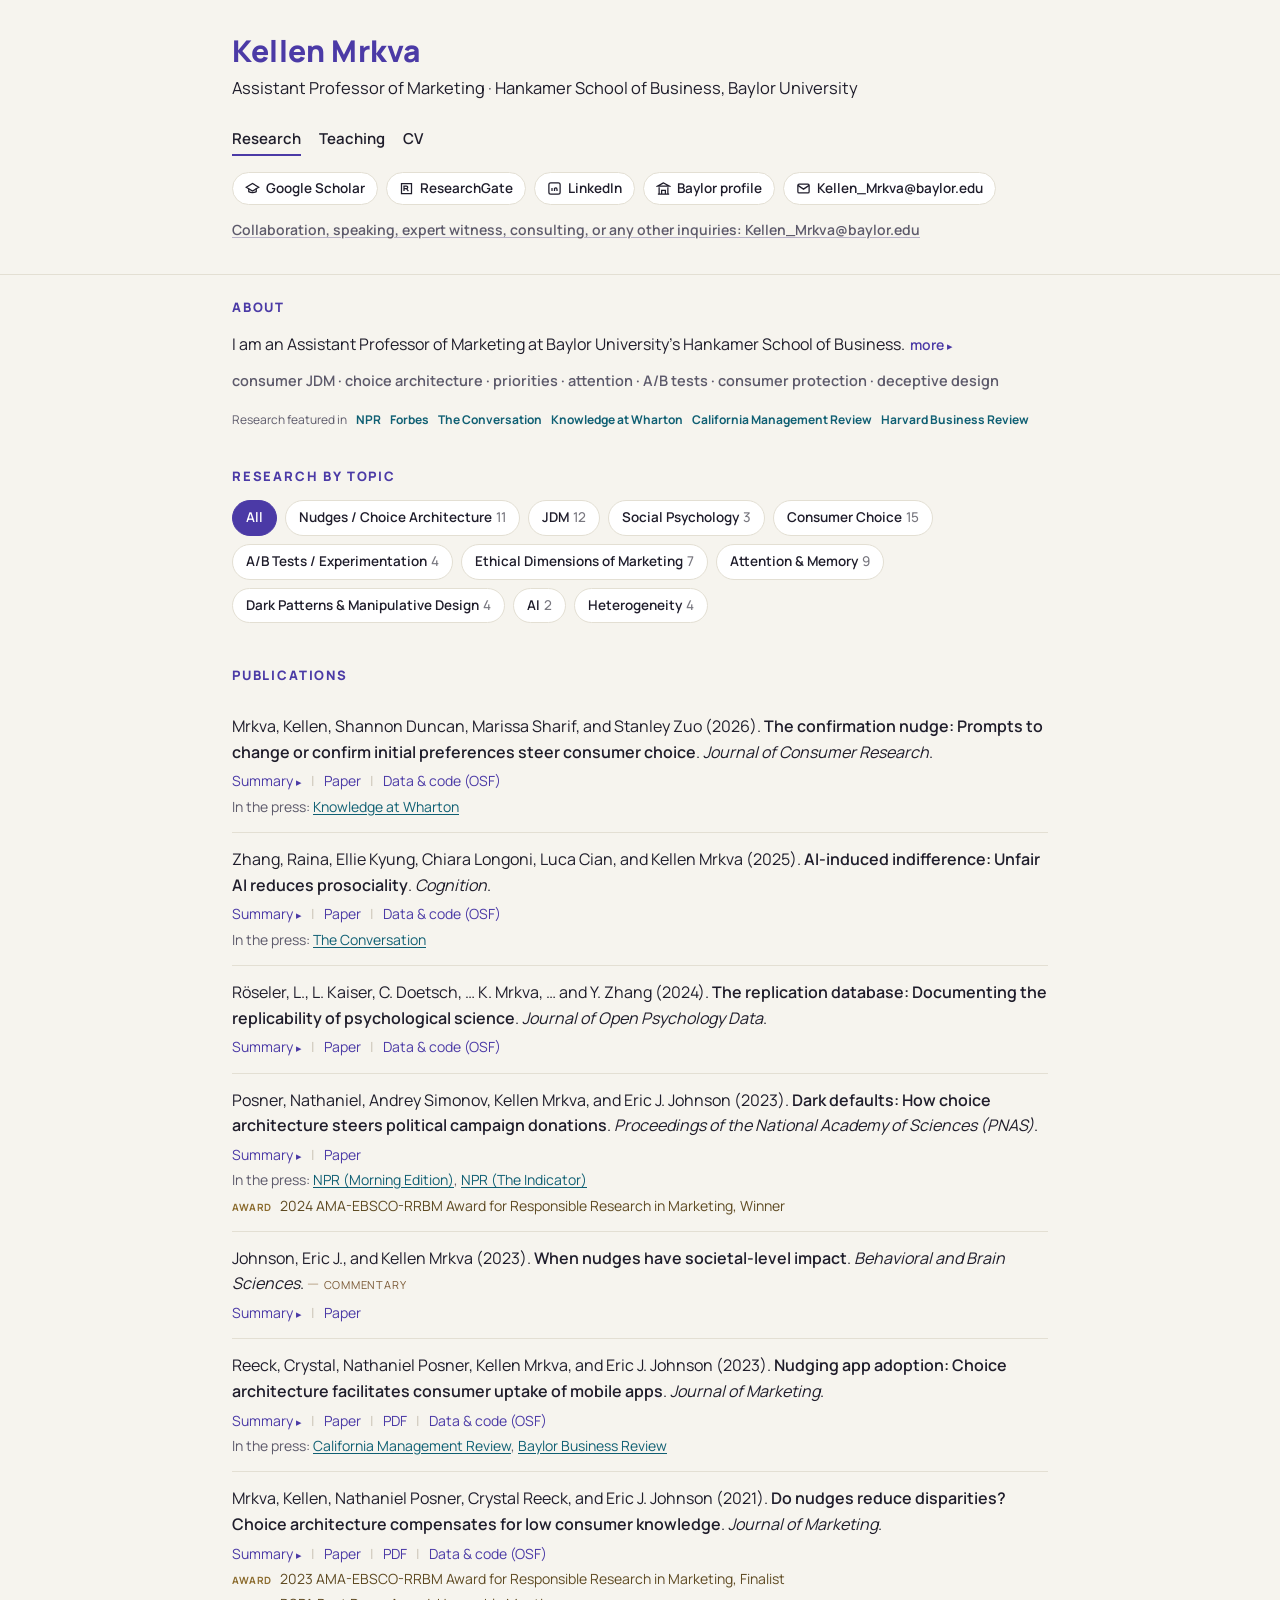
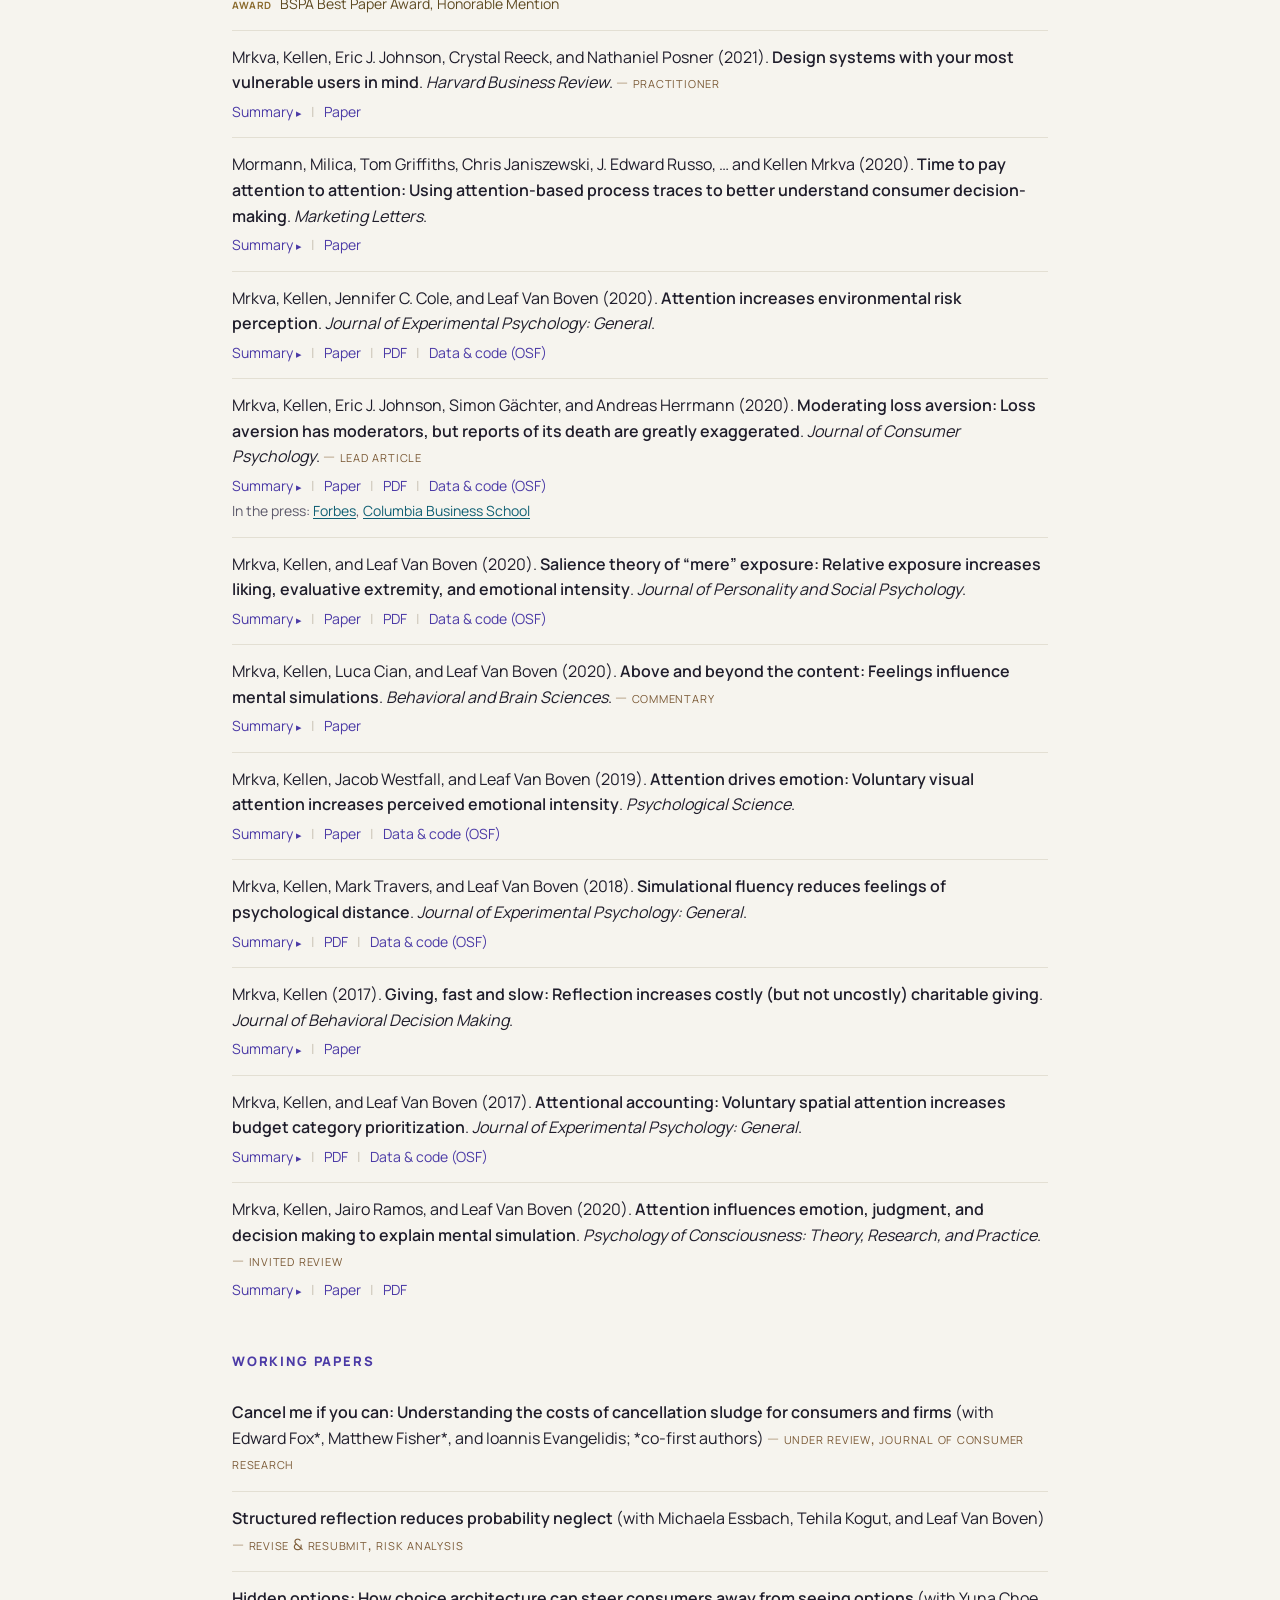
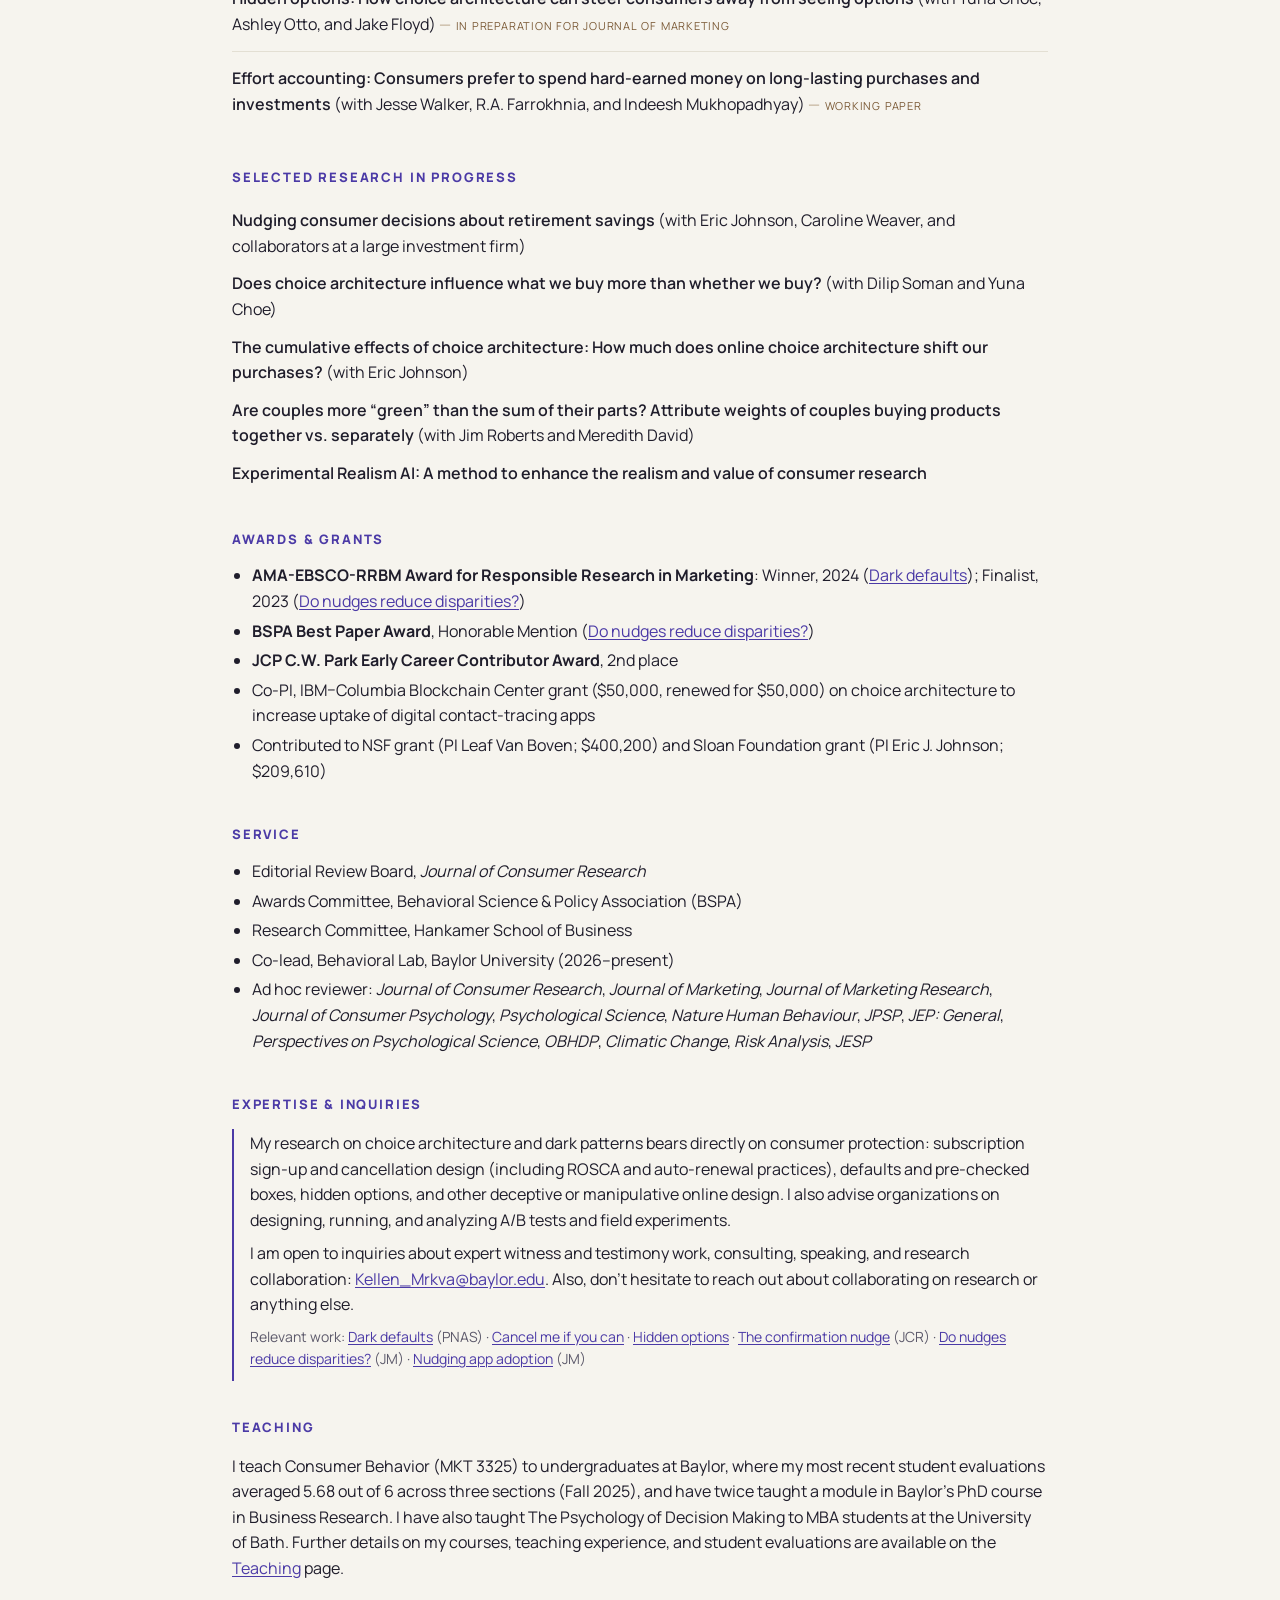
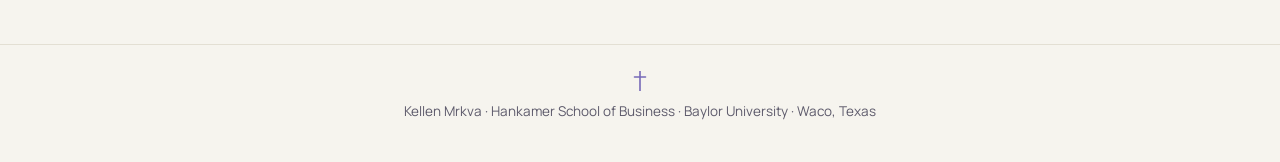
<file: index.html>
<!DOCTYPE html>
<html lang="en">
<head>
<meta charset="utf-8">
<meta name="viewport" content="width=device-width, initial-scale=1">
<title>Kellen Mrkva | Baylor University</title>
<meta name="description" content="Kellen Mrkva, Assistant Professor of Marketing at Baylor University. Research on consumer judgment and decision making, choice architecture, dark patterns, and A/B testing.">
<link rel="icon" href="data:image/svg+xml,%3Csvg xmlns='http://www.w3.org/2000/svg' viewBox='0 0 32 32'%3E%3Crect width='32' height='32' rx='7' fill='%234b3aa6'/%3E%3Ctext x='16' y='22' font-family='Arial' font-weight='700' font-size='15' fill='white' text-anchor='middle'%3EKM%3C/text%3E%3C/svg%3E">
<link rel="preconnect" href="https://fonts.googleapis.com"><link rel="preconnect" href="https://fonts.gstatic.com" crossorigin>
<link href="https://fonts.googleapis.com/css2?family=Manrope:wght@400;500;600;700;800&display=swap" rel="stylesheet">
<link rel="stylesheet" href="assets/style.css">
</head>
<body>
<header class="site">
  <div class="wrap">
    <div class="top">
      <div>
        <h1 class="name">Kellen Mrkva</h1>
        <p class="role">Assistant Professor of Marketing <span>·</span> Hankamer School of Business, Baylor University</p>
      </div>
      <nav class="pages"><a data-gc="Nav: Research" href="index.html" aria-current="page">Research</a><a data-gc="Nav: Teaching" href="teaching.html">Teaching</a><a data-gc="CV" href="https://kellenmrkva.wordpress.com/wp-content/uploads/2025/06/kellen-mrkva-2025-june.docx">CV</a></nav>
    </div>
    <div class="profiles">
      <a data-gc="Profile: Google Scholar" href="https://scholar.google.com/citations?user=qAJ2u3kAAAAJ&hl=en" target="_blank" rel="noopener"><svg viewBox="0 0 24 24" fill="none" stroke="currentColor" stroke-width="2"><path d="M22 10 12 4 2 10l10 6 10-6z"/><path d="M6 12.5V17c3 2 9 2 12 0v-4.5"/></svg>Google Scholar</a>
      <a data-gc="Profile: ResearchGate" href="https://www.researchgate.net/profile/Kellen-Mrkva" target="_blank" rel="noopener"><svg viewBox="0 0 24 24" fill="none" stroke="currentColor" stroke-width="2"><path d="M4 4h16v16H4z"/><path d="M8 16V8h4a2 2 0 0 1 0 4H8m4 0 3 4"/></svg>ResearchGate</a>
      <a data-gc="Profile: LinkedIn" href="https://www.linkedin.com/in/kellen-mrkva-2901392a/" target="_blank" rel="noopener"><svg viewBox="0 0 24 24" fill="none" stroke="currentColor" stroke-width="2"><rect x="3" y="3" width="18" height="18" rx="3"/><path d="M8 11v5M8 8v.01M12 16v-5m0 2a2 2 0 0 1 4 0v3"/></svg>LinkedIn</a>
      <a data-gc="Profile: Baylor" href="https://hankamer.baylor.edu/person/kellen-mrkva" target="_blank" rel="noopener"><svg viewBox="0 0 24 24" fill="none" stroke="currentColor" stroke-width="2"><path d="M3 21h18M5 21V10m14 11V10M12 3 3 8h18l-9-5zM9 21v-6h6v6"/></svg>Baylor profile</a>
      <a data-gc="Email" href="mailto:Kellen_Mrkva@baylor.edu"><svg viewBox="0 0 24 24" fill="none" stroke="currentColor" stroke-width="2"><rect x="3" y="5" width="18" height="14" rx="2"/><path d="m3 7 9 6 9-6"/></svg>Kellen_Mrkva@baylor.edu</a>
    </div>
    <p class="inquiries"><a data-gc="Inquiries line" href="#expertise">Collaboration, speaking, expert witness, consulting, or any other inquiries: Kellen_Mrkva@baylor.edu</a></p>
  </div>
</header>

<main class="wrap">
  <section class="bio" id="about">
    <h2>About</h2>
    <p class="biolead">I am an Assistant Professor of Marketing at Baylor University's Hankamer School of Business. <span class="bio-more" hidden>Before joining Baylor in 2022, I was a postdoctoral scholar at Columbia Business School's Center for Decision Sciences, working with Eric J. Johnson, and taught at the University of Bath (UK). I received my PhD from the University of Colorado Boulder in 2018. I research consumer judgment and decision making, which overlaps with marketing, psychology, behavioral economics, and related fields. I have also partnered with companies, including three 10- or 11-figure firms, to plan, conduct, analyze, and/or apply the results of A/B tests or other experiments.</span> <button type="button" class="morebtn" data-gc="About: more" aria-expanded="false" aria-controls="bio-more2">more <span class="car">▸</span></button></p>
    <div class="bio-more" id="bio-more2" hidden><p>I study consumer decision making, often combining lab experiments with field experiments or A/B tests used in online retail. My work has been published in outlets including the <i>Journal of Consumer Research</i>, <i>Journal of Marketing</i>, <i>PNAS</i>, <i>Psychological Science</i>, <i>JPSP</i>, <i>JEP: General</i>, <i>Journal of Consumer Psychology</i>, <i>Cognition</i>, and <i>Harvard Business Review</i>.</p></div>
    <p class="keywords">consumer JDM · choice architecture · priorities · attention · A/B tests · consumer protection · deceptive design</p>
    <div class="pressstrip"><span>Research featured in</span>
      <a data-gc="Featured-in: NPR" href="#dark-defaults">NPR</a>
      <a data-gc="Featured-in: Forbes" href="#loss-aversion">Forbes</a>
      <a data-gc="Featured-in: The Conversation" href="#ai-indifference">The Conversation</a>
      <a data-gc="Featured-in: Knowledge at Wharton" href="#confirmation-nudge">Knowledge at Wharton</a>
      <a data-gc="Featured-in: California Management Review" href="#app-adoption">California Management Review</a>
      <a data-gc="Featured-in: Harvard Business Review" href="#hbr-vulnerable">Harvard Business Review</a>
    </div>
  </section>


  <section id="research-topics">
    <h2>Research by topic</h2>
    <div class="chips" id="chips" role="group" aria-label="Filter research by topic"></div>
    <p class="filternote" id="filternote" aria-live="polite"></p>
  </section>

  <section id="sec-published">
    <h2>Publications</h2>
    <ul class="pubs" id="list-published"></ul>
  </section>

  <section id="sec-working">
    <h2>Working papers</h2>
    <ul class="pubs" id="list-working"></ul>
  </section>

  <section id="sec-progress">
    <h2>Selected research in progress</h2>
    <ul class="pubs progress" id="list-progress"></ul>
  </section>

  <section id="awards">
    <h2>Awards &amp; grants</h2>
    <ul class="plain">
      <li><b>AMA-EBSCO-RRBM Award for Responsible Research in Marketing</b>: Winner, 2024 (<a href="#dark-defaults">Dark defaults</a>); Finalist, 2023 (<a href="#nudges-disparities">Do nudges reduce disparities?</a>)</li>
      <li><b>BSPA Best Paper Award</b>, Honorable Mention (<a href="#nudges-disparities">Do nudges reduce disparities?</a>)</li>
      <li><b>JCP C.W. Park Early Career Contributor Award</b>, 2nd place</li>
      <li>Co-PI, IBM–Columbia Blockchain Center grant ($50,000, renewed for $50,000) on choice architecture to increase uptake of digital contact-tracing apps</li>
      <li>Contributed to NSF grant (PI Leaf Van Boven; $400,200) and Sloan Foundation grant (PI Eric J. Johnson; $209,610)</li>
    </ul>
  </section>

  <section id="service">
    <h2>Service</h2>
    <ul class="plain">
      <li>Editorial Review Board, <i>Journal of Consumer Research</i></li>
      <li>Awards Committee, Behavioral Science &amp; Policy Association (BSPA)</li>
      <li>Research Committee, Hankamer School of Business</li>
      <li>Co-lead, Behavioral Lab, Baylor University (2026–present)</li>
      <li>Ad hoc reviewer: <i>Journal of Consumer Research</i>, <i>Journal of Marketing</i>, <i>Journal of Marketing Research</i>, <i>Journal of Consumer Psychology</i>, <i>Psychological Science</i>, <i>Nature Human Behaviour</i>, <i>JPSP</i>, <i>JEP: General</i>, <i>Perspectives on Psychological Science</i>, <i>OBHDP</i>, <i>Climatic Change</i>, <i>Risk Analysis</i>, <i>JESP</i></li>
    </ul>
  </section>

  <section id="expertise">
    <h2>Expertise &amp; inquiries</h2>
    <div class="quiet">
      <p>My research on choice architecture and dark patterns bears directly on consumer protection: subscription sign-up and cancellation design (including ROSCA and auto-renewal practices), defaults and pre-checked boxes, hidden options, and other deceptive or manipulative online design. I also advise organizations on designing, running, and analyzing A/B tests and field experiments.</p>
      <p>I am open to inquiries about expert witness and testimony work, consulting, speaking, and research collaboration: <a data-gc="Email" href="mailto:Kellen_Mrkva@baylor.edu">Kellen_Mrkva@baylor.edu</a>. Also, don't hesitate to reach out about collaborating on research or anything else.</p>
      <p class="rel">Relevant work: <a href="#dark-defaults">Dark defaults</a> (PNAS) · <a href="#cancel-me">Cancel me if you can</a> · <a href="#hidden-options">Hidden options</a> · <a href="#confirmation-nudge">The confirmation nudge</a> (JCR) · <a href="#nudges-disparities">Do nudges reduce disparities?</a> (JM) · <a href="#app-adoption">Nudging app adoption</a> (JM)</p>
    </div>
  </section>

  <section id="teaching">
    <h2>Teaching</h2>
    <p>I teach Consumer Behavior (MKT 3325) to undergraduates at Baylor, where my most recent student evaluations averaged 5.68 out of 6 across three sections (Fall 2025), and have twice taught a module in Baylor's PhD course in Business Research. I have also taught The Psychology of Decision Making to MBA students at the University of Bath. Further details on my courses, teaching experience, and student evaluations are available on the <a data-gc="Nav: Teaching" href="teaching.html">Teaching</a> page.</p>
  </section>
</main>

<footer>
  <svg class="cross" viewBox="0 0 14 20" aria-hidden="true"><path d="M7 0v20M1.5 6h11" stroke="currentColor" stroke-width="1.6" stroke-linecap="round" fill="none"/></svg>
  Kellen Mrkva · Hankamer School of Business · Baylor University · Waco, Texas
</footer>

<script src="data/publications.js"></script>
<script src="assets/site.js"></script>
<script src="assets/analytics.js"></script>
</body>
</html>
</file>
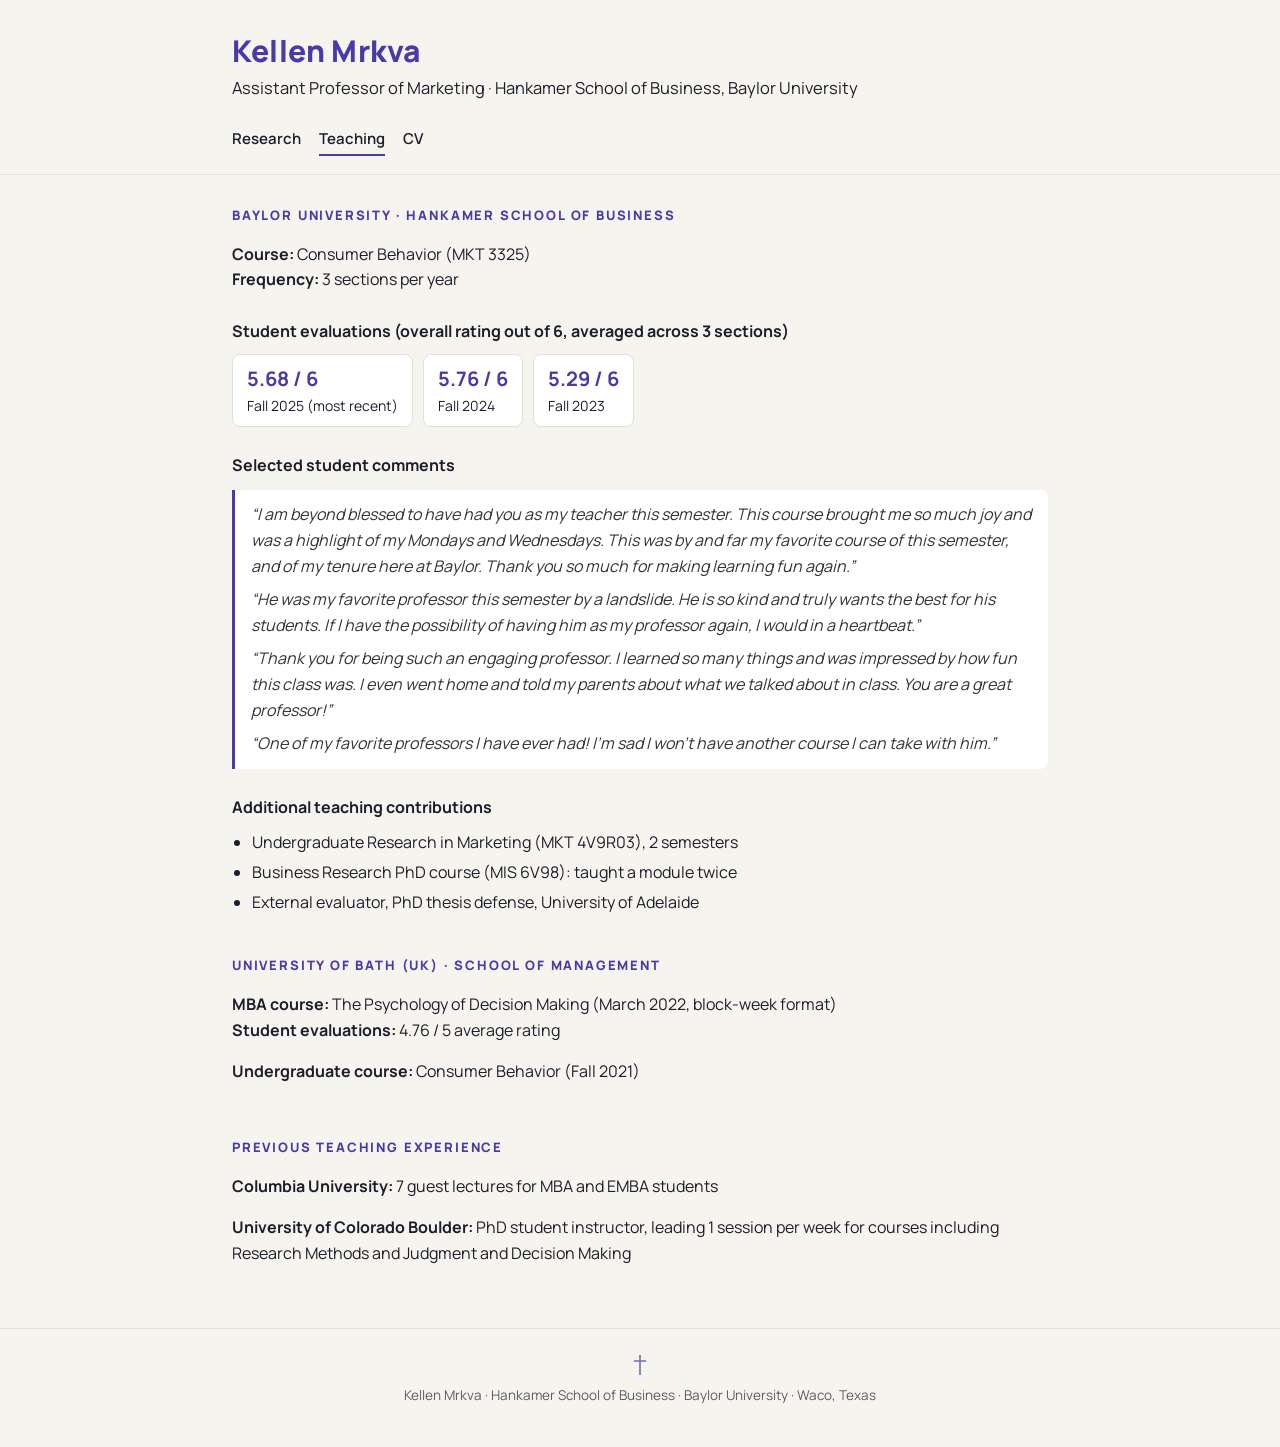
<file: teaching.html>
<!DOCTYPE html>
<html lang="en">
<head>
<meta charset="utf-8">
<meta name="viewport" content="width=device-width, initial-scale=1">
<title>Teaching | Kellen Mrkva</title>
<link rel="icon" href="data:image/svg+xml,%3Csvg xmlns='http://www.w3.org/2000/svg' viewBox='0 0 32 32'%3E%3Crect width='32' height='32' rx='7' fill='%234b3aa6'/%3E%3Ctext x='16' y='22' font-family='Arial' font-weight='700' font-size='15' fill='white' text-anchor='middle'%3EKM%3C/text%3E%3C/svg%3E">
<link rel="preconnect" href="https://fonts.googleapis.com"><link rel="preconnect" href="https://fonts.gstatic.com" crossorigin>
<link href="https://fonts.googleapis.com/css2?family=Manrope:wght@400;500;600;700;800&display=swap" rel="stylesheet">
<link rel="stylesheet" href="assets/style.css">
</head>
<body>
<header class="site">
  <div class="wrap">
    <div class="top">
      <div>
        <h1 class="name">Kellen Mrkva</h1>
        <p class="role">Assistant Professor of Marketing <span>·</span> Hankamer School of Business, Baylor University</p>
      </div>
      <nav class="pages"><a data-gc="Nav: Research" href="index.html">Research</a><a data-gc="Nav: Teaching" href="teaching.html" aria-current="page">Teaching</a><a data-gc="CV" href="https://kellenmrkva.wordpress.com/wp-content/uploads/2025/06/kellen-mrkva-2025-june.docx">CV</a></nav>
    </div>
  </div>
</header>

<main class="wrap">
  <section>
    <h2>Baylor University · Hankamer School of Business</h2>
    <p><b>Course:</b> Consumer Behavior (MKT 3325)<br><b>Frequency:</b> 3 sections per year</p>
    <h3>Student evaluations (overall rating out of 6, averaged across 3 sections)</h3>
    <div class="evals">
      <div><b>5.68 / 6</b>Fall 2025 (most recent)</div>
      <div><b>5.76 / 6</b>Fall 2024</div>
      <div><b>5.29 / 6</b>Fall 2023</div>
    </div>
    <h3>Selected student comments</h3>
    <blockquote>
      <p>“I am beyond blessed to have had you as my teacher this semester. This course brought me so much joy and was a highlight of my Mondays and Wednesdays. This was by and far my favorite course of this semester, and of my tenure here at Baylor. Thank you so much for making learning fun again.”</p>
      <p>“He was my favorite professor this semester by a landslide. He is so kind and truly wants the best for his students. If I have the possibility of having him as my professor again, I would in a heartbeat.”</p>
      <p>“Thank you for being such an engaging professor. I learned so many things and was impressed by how fun this class was. I even went home and told my parents about what we talked about in class. You are a great professor!”</p>
      <p>“One of my favorite professors I have ever had! I’m sad I won’t have another course I can take with him.”</p>
    </blockquote>
    <h3>Additional teaching contributions</h3>
    <ul class="plain">
      <li>Undergraduate Research in Marketing (MKT 4V9R03), 2 semesters</li>
      <li>Business Research PhD course (MIS 6V98): taught a module twice</li>
      <li>External evaluator, PhD thesis defense, University of Adelaide</li>
    </ul>
  </section>

  <section>
    <h2>University of Bath (UK) · School of Management</h2>
    <p><b>MBA course:</b> The Psychology of Decision Making (March 2022, block-week format)<br><b>Student evaluations:</b> 4.76 / 5 average rating</p>
    <p><b>Undergraduate course:</b> Consumer Behavior (Fall 2021)</p>
  </section>

  <section>
    <h2>Previous teaching experience</h2>
    <p><b>Columbia University:</b> 7 guest lectures for MBA and EMBA students</p>
    <p><b>University of Colorado Boulder:</b> PhD student instructor, leading 1 session per week for courses including Research Methods and Judgment and Decision Making</p>
  </section>
</main>

<footer>
  <svg class="cross" viewBox="0 0 14 20" aria-hidden="true"><path d="M7 0v20M1.5 6h11" stroke="currentColor" stroke-width="1.6" stroke-linecap="round" fill="none"/></svg>
  Kellen Mrkva · Hankamer School of Business · Baylor University · Waco, Texas
</footer>
<script src="assets/analytics.js"></script>
</body>
</html>
</file>
<file: assets/style.css>
:root{
  --bg:#f6f4ee; --card:#ffffff; --ink:#1f1d2b; --muted:#5d5a6b; --line:#e3dfd3;
  --accent:#4b3aa6; --accent-soft:#ece9fb; --gold:#8a6200; --gold-soft:#fbf1d6;
  --press:#0f5f73; --press-soft:#e1f2f5; --flag:#b4232c;
  --radius:10px; --max:860px;
}
*{box-sizing:border-box}
html{scroll-behavior:smooth}
body{margin:0;background:var(--bg);color:var(--ink);font:16px/1.6 "Manrope",system-ui,-apple-system,"Segoe UI",sans-serif;-webkit-font-smoothing:antialiased}
a{color:var(--accent);text-underline-offset:2px}
a:hover{text-decoration-thickness:2px}
.wrap{max-width:var(--max);margin:0 auto;padding:0 22px}

/* draft banner */
.draft{background:#fff4f4;border-bottom:1px solid #f1c9cb;color:#6b1a1f;font-size:13.5px;padding:8px 22px;text-align:center}
.flag{display:inline-block;margin-left:6px;color:var(--flag);cursor:help;font-size:13px;border-bottom:1px dotted var(--flag)}

/* header */
header.site{padding:34px 0 18px;border-bottom:1px solid var(--line)}
.top{display:flex;justify-content:space-between;align-items:flex-start;gap:20px;flex-wrap:wrap}
.name{font-size:30px;font-weight:800;letter-spacing:.2px;color:var(--accent);margin:0;line-height:1.15}
.role{margin:6px 0 0;color:var(--ink);font-size:16.5px}
.role span{color:var(--muted)}
nav.pages{display:flex;gap:18px;font-weight:600;font-size:15px;padding-top:6px}
nav.pages a{color:var(--ink);text-decoration:none;padding-bottom:3px;border-bottom:2px solid transparent}
nav.pages a[aria-current="page"],nav.pages a:hover{border-color:var(--accent)}
.profiles{display:flex;flex-wrap:wrap;gap:8px;margin-top:16px}
.profiles a{display:inline-flex;align-items:center;gap:6px;font-size:13.5px;font-weight:600;color:var(--ink);text-decoration:none;background:var(--card);border:1px solid var(--line);border-radius:999px;padding:5px 12px}
.profiles a:hover{border-color:var(--accent);color:var(--accent)}
.profiles svg{width:15px;height:15px}
.inquiries{margin-top:14px;font-size:14px;font-weight:600;color:var(--muted)}

/* sections */
section{padding:30px 0 6px}
h2{font-size:13px;letter-spacing:.14em;text-transform:uppercase;color:var(--accent);margin:0 0 14px;font-weight:800}
h3{font-size:16px;margin:26px 0 10px}
.bio p{margin:0 0 12px}
.keywords{color:var(--muted);font-weight:600;font-size:14.5px;margin-bottom:14px}

/* expertise callout */
.callout{background:var(--card);border:1px solid var(--line);border-left:4px solid var(--accent);border-radius:var(--radius);padding:18px 20px;margin-top:8px}
.callout h2{margin-bottom:8px}
.callout p{margin:0 0 10px}
.callout .tags{display:flex;flex-wrap:wrap;gap:6px;margin:10px 0 12px}
.callout .tags span{font-size:12.5px;font-weight:700;background:var(--accent-soft);color:var(--accent);border-radius:6px;padding:3px 8px}
.callout .rel{font-size:14px;color:var(--muted)}

/* press strip */
.pressstrip{display:flex;flex-wrap:wrap;align-items:center;gap:8px 14px;font-size:14px;color:var(--muted);margin-top:18px}
.pressstrip a{font-weight:700;color:var(--press);text-decoration:none}
.pressstrip a:hover{text-decoration:underline}

/* topic chips */
.chips{display:flex;flex-wrap:wrap;gap:8px;margin:2px 0 6px}
.chip{font:inherit;font-size:13.5px;font-weight:600;border:1px solid var(--line);background:var(--card);color:var(--ink);border-radius:999px;padding:6px 13px;cursor:pointer}
.chip:hover{border-color:var(--accent)}
.chip[aria-pressed="true"]{background:var(--accent);border-color:var(--accent);color:#fff}
.chip .n{opacity:.6;font-weight:500;margin-left:4px}
.filternote{font-size:14px;color:var(--muted);min-height:22px;margin:6px 0 0}

/* publication entries */
.pubs{list-style:none;margin:0;padding:0}
.pub{padding:14px 0;border-bottom:1px solid var(--line)}
.pub:last-child{border-bottom:0}
.pub .cite{margin:0}
.pub .cite b{font-weight:800}
.pub .title{font-weight:600}
.pub .venue{font-style:italic}
.tag{display:inline-block;font-size:11.5px;font-weight:700;letter-spacing:.02em;border-radius:5px;padding:1px 7px;margin-left:6px;vertical-align:1px;background:#efede6;color:var(--muted)}
.tag.status{background:var(--accent-soft);color:var(--accent)}
.meta{display:flex;flex-wrap:wrap;gap:6px;margin-top:8px;align-items:center}
.btn{font:inherit;display:inline-flex;align-items:center;gap:5px;font-size:12.5px;font-weight:700;color:var(--ink);background:var(--card);border:1px solid var(--line);border-radius:6px;padding:3px 9px;text-decoration:none;cursor:pointer}
.btn:hover{border-color:var(--accent);color:var(--accent)}
.btn .car{display:inline-block;transition:transform .15s}
.btn[aria-expanded="true"] .car{transform:rotate(90deg)}
.press{font-size:12.5px;font-weight:700;color:var(--press);background:var(--press-soft);border-radius:6px;padding:3px 9px;text-decoration:none}
.press:hover{text-decoration:underline}
.award{display:flex;gap:6px;align-items:flex-start;font-size:13px;font-weight:700;color:var(--gold);background:var(--gold-soft);border-radius:6px;padding:4px 10px;margin-top:8px;width:fit-content}
.summary{margin:10px 0 2px;padding:10px 14px;background:var(--card);border:1px solid var(--line);border-radius:8px;font-size:14.5px;color:#333}
.progress li{padding:6px 0;border-bottom:0}
.empty{color:var(--muted);font-style:italic;font-size:14.5px}
.hidden{display:none!important}

/* lists */
ul.plain{margin:0;padding-left:20px}
ul.plain li{margin:4px 0}

/* footer */
footer{margin-top:40px;padding:26px 0 40px;border-top:1px solid var(--line);text-align:center;color:var(--muted);font-size:13.5px}
.cross{display:block;margin:0 auto 10px;width:14px;height:20px;color:var(--accent);opacity:.75}

/* teaching */
blockquote{margin:12px 0;padding:12px 16px;background:var(--card);border-left:3px solid var(--accent);border-radius:0 8px 8px 0;font-style:italic;color:#333}
blockquote p{margin:0 0 8px}blockquote p:last-child{margin:0}
.evals{display:flex;gap:10px;flex-wrap:wrap;margin:8px 0}
.evals div{background:var(--card);border:1px solid var(--line);border-radius:8px;padding:8px 14px;font-size:14px}
.evals b{display:block;font-size:20px;color:var(--accent)}

@media (max-width:560px){.name{font-size:25px}nav.pages{padding-top:0}}

/* restyled entry details (v2) */
.note{font-variant:small-caps;text-transform:lowercase;letter-spacing:.05em;color:#7b5a36;font-size:15.5px;white-space:normal}
.note::before{content:"\2014\00a0";color:#b9a58c}
.meta{display:flex;flex-wrap:wrap;gap:2px 0;margin-top:5px;align-items:baseline;font-size:14px}
.lnk{font:inherit;font-size:14px;background:none;border:0;padding:0;color:var(--accent);cursor:pointer;text-decoration:none}
.lnk:hover{text-decoration:underline}
.lnk .car{display:inline-block;font-size:11px;transition:transform .15s}
.lnk[aria-expanded="true"] .car{transform:rotate(90deg)}
.sep{color:#c9c3b4;margin:0 9px}
.presslinks{font-size:14px;color:var(--muted);margin-top:3px}
.presslinks a{color:var(--press)}
.award{font-size:14px;color:#5e4a22;margin-top:3px}
.award::before{content:"Award";font-variant:small-caps;text-transform:lowercase;letter-spacing:.06em;font-weight:700;margin-right:8px;color:#8a6a2c}
.summary{margin:8px 0 2px;padding:2px 0 2px 14px;background:none;border:0;border-left:2px solid var(--line);border-radius:0;font-size:14.5px;color:#3a3846}
.quiet{border-left:2px solid var(--accent);padding:2px 0 2px 16px}
.quiet p{margin:0 0 8px}
.quiet .rel{font-size:14px;color:var(--muted)}
#expertise{scroll-margin-top:20px}
.award{display:block;background:none;padding:0;border-radius:0;width:auto;font-weight:400}
.inquiries a{color:var(--muted);text-decoration-color:#b8b2c9}.inquiries a:hover{color:var(--accent)}


/* About dropdown */
.aboutdd{margin:0 0 4px}
.aboutdd summary{cursor:pointer;list-style:none;display:inline-flex;align-items:center;gap:7px;font-size:13px;letter-spacing:.14em;text-transform:uppercase;color:var(--accent);font-weight:800;margin:2px 0 6px}
.aboutdd summary::-webkit-details-marker{display:none}
.aboutdd summary::after{content:"\25B8";font-size:12px;letter-spacing:0;transition:transform .15s}
.aboutdd[open] summary::after{transform:rotate(90deg)}
.aboutdd summary:hover{text-decoration:underline;text-underline-offset:3px}
.pressstrip{font-size:12.5px;gap:6px 11px;flex-wrap:nowrap;white-space:nowrap}
@media (max-width:880px){.pressstrip{flex-wrap:wrap;white-space:normal}}
#about{padding-top:22px}
.pressstrip{font-size:12px;gap:6px 9px}

/* About: one line + more */
.biolead{margin:0 0 8px}
.morebtn{font:inherit;font-size:14px;font-weight:600;background:none;border:0;padding:0 0 0 2px;color:var(--accent);cursor:pointer}
.morebtn:hover{text-decoration:underline;text-underline-offset:3px}
.morebtn .car{display:inline-block;font-size:11px;transition:transform .15s}
.morebtn[aria-expanded="true"] .car{transform:rotate(-90deg)}
/* tighter gap above Publications */
.filternote:empty{display:none}
</file>
